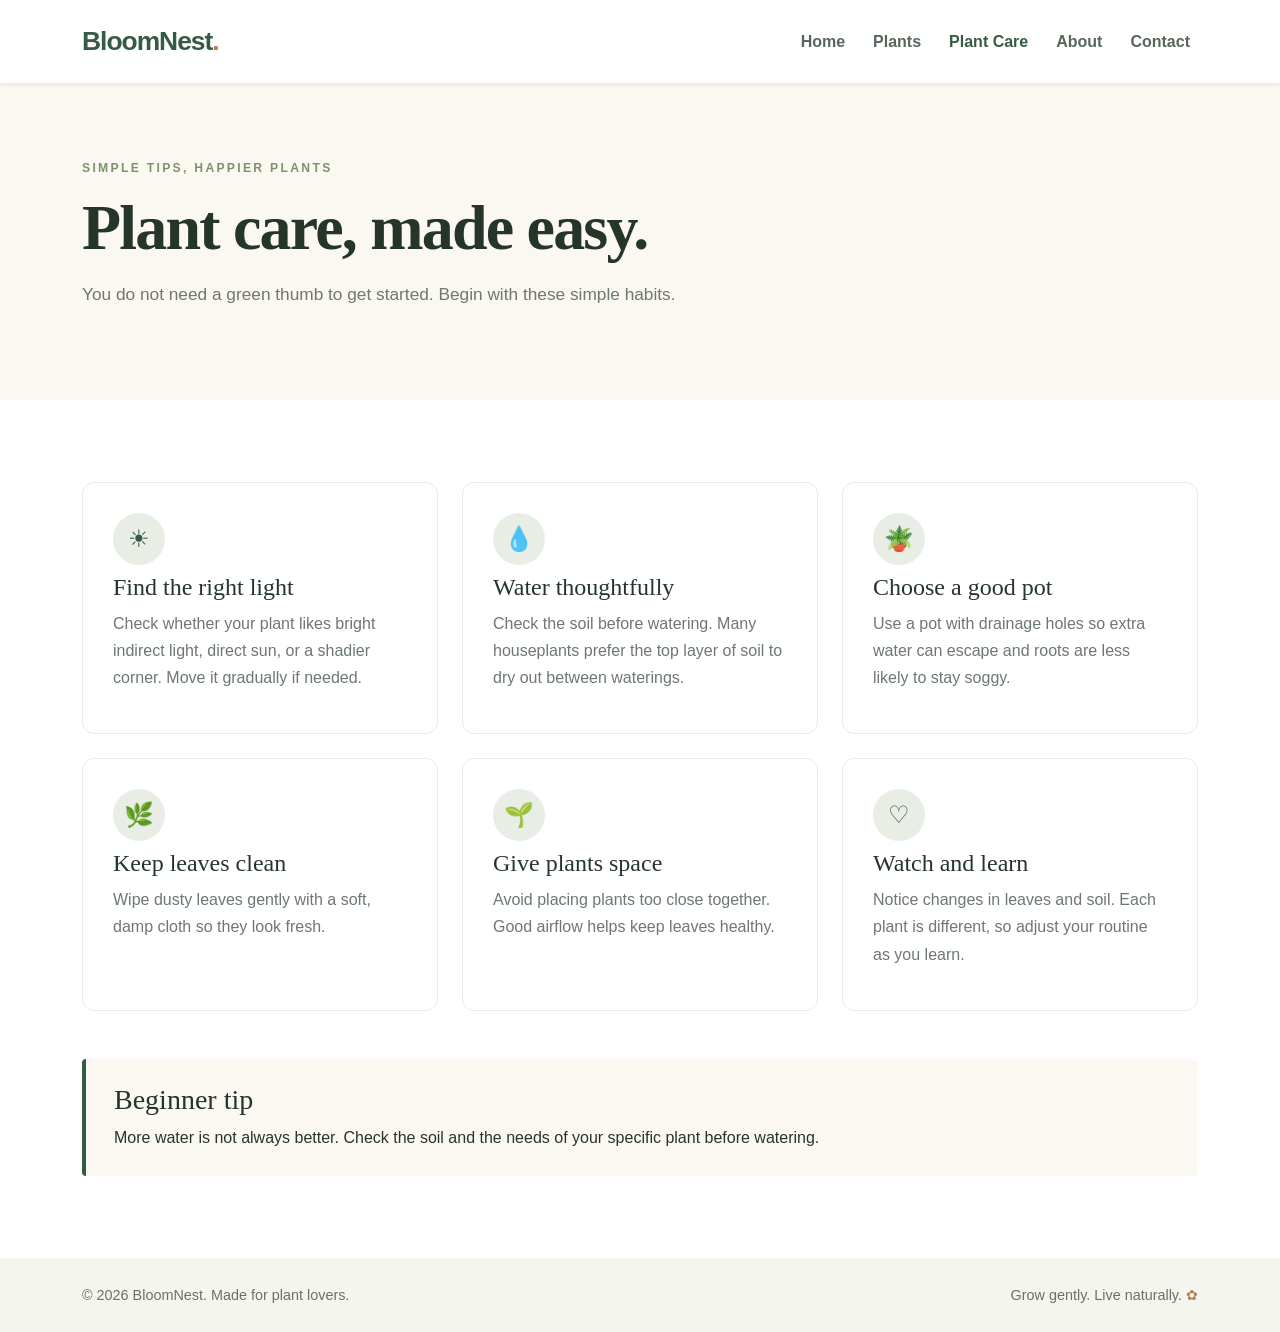
<file: care.html>
<!DOCTYPE html>
<html lang="en">
<head><meta charset="UTF-8"><meta name="viewport" content="width=device-width, initial-scale=1.0"><title>BloomNest | Plant Care</title><link href="https://cdn.jsdelivr.net/npm/bootstrap@5.3.3/dist/css/bootstrap.min.css" rel="stylesheet"><link rel="stylesheet" href="css/style.css"></head>
<body>
<nav class="navbar navbar-expand-lg navbar-light bg-white sticky-top shadow-sm"><div class="container"><a class="navbar-brand brand" href="index.html">BloomNest<span>.</span></a><button class="navbar-toggler" data-bs-toggle="collapse" data-bs-target="#navMenu"><span class="navbar-toggler-icon"></span></button><div class="collapse navbar-collapse" id="navMenu"><ul class="navbar-nav ms-auto"><li class="nav-item"><a class="nav-link" href="index.html">Home</a></li><li class="nav-item"><a class="nav-link" href="plants.html">Plants</a></li><li class="nav-item"><a class="nav-link active" href="care.html">Plant Care</a></li><li class="nav-item"><a class="nav-link" href="about.html">About</a></li><li class="nav-item"><a class="nav-link" href="contact.html">Contact</a></li></ul></div></div></nav>
<header class="page-hero"><div class="container"><p class="eyebrow">SIMPLE TIPS, HAPPIER PLANTS</p><h1>Plant care, made easy.</h1><p>You do not need a green thumb to get started. Begin with these simple habits.</p></div></header>
<section class="section-pad"><div class="container"><div class="row g-4">
<div class="col-md-6 col-lg-4"><div class="tip-card"><div class="tip-icon">☀</div><h3>Find the right light</h3><p>Check whether your plant likes bright indirect light, direct sun, or a shadier corner. Move it gradually if needed.</p></div></div>
<div class="col-md-6 col-lg-4"><div class="tip-card"><div class="tip-icon">💧</div><h3>Water thoughtfully</h3><p>Check the soil before watering. Many houseplants prefer the top layer of soil to dry out between waterings.</p></div></div>
<div class="col-md-6 col-lg-4"><div class="tip-card"><div class="tip-icon">🪴</div><h3>Choose a good pot</h3><p>Use a pot with drainage holes so extra water can escape and roots are less likely to stay soggy.</p></div></div>
<div class="col-md-6 col-lg-4"><div class="tip-card"><div class="tip-icon">🌿</div><h3>Keep leaves clean</h3><p>Wipe dusty leaves gently with a soft, damp cloth so they look fresh.</p></div></div>
<div class="col-md-6 col-lg-4"><div class="tip-card"><div class="tip-icon">🌱</div><h3>Give plants space</h3><p>Avoid placing plants too close together. Good airflow helps keep leaves healthy.</p></div></div>
<div class="col-md-6 col-lg-4"><div class="tip-card"><div class="tip-icon">♡</div><h3>Watch and learn</h3><p>Notice changes in leaves and soil. Each plant is different, so adjust your routine as you learn.</p></div></div>
</div><div class="care-note mt-5"><h3>Beginner tip</h3><p class="mb-0">More water is not always better. Check the soil and the needs of your specific plant before watering.</p></div></div></section>
<footer class="footer"><div class="container d-flex flex-column flex-md-row justify-content-between"><p>© 2026 BloomNest. Made for plant lovers.</p><p>Grow gently. Live naturally. <span>✿</span></p></div></footer><script src="https://cdn.jsdelivr.net/npm/bootstrap@5.3.3/dist/js/bootstrap.bundle.min.js"></script><script src="js/script.js"></script></body></html>
</file>
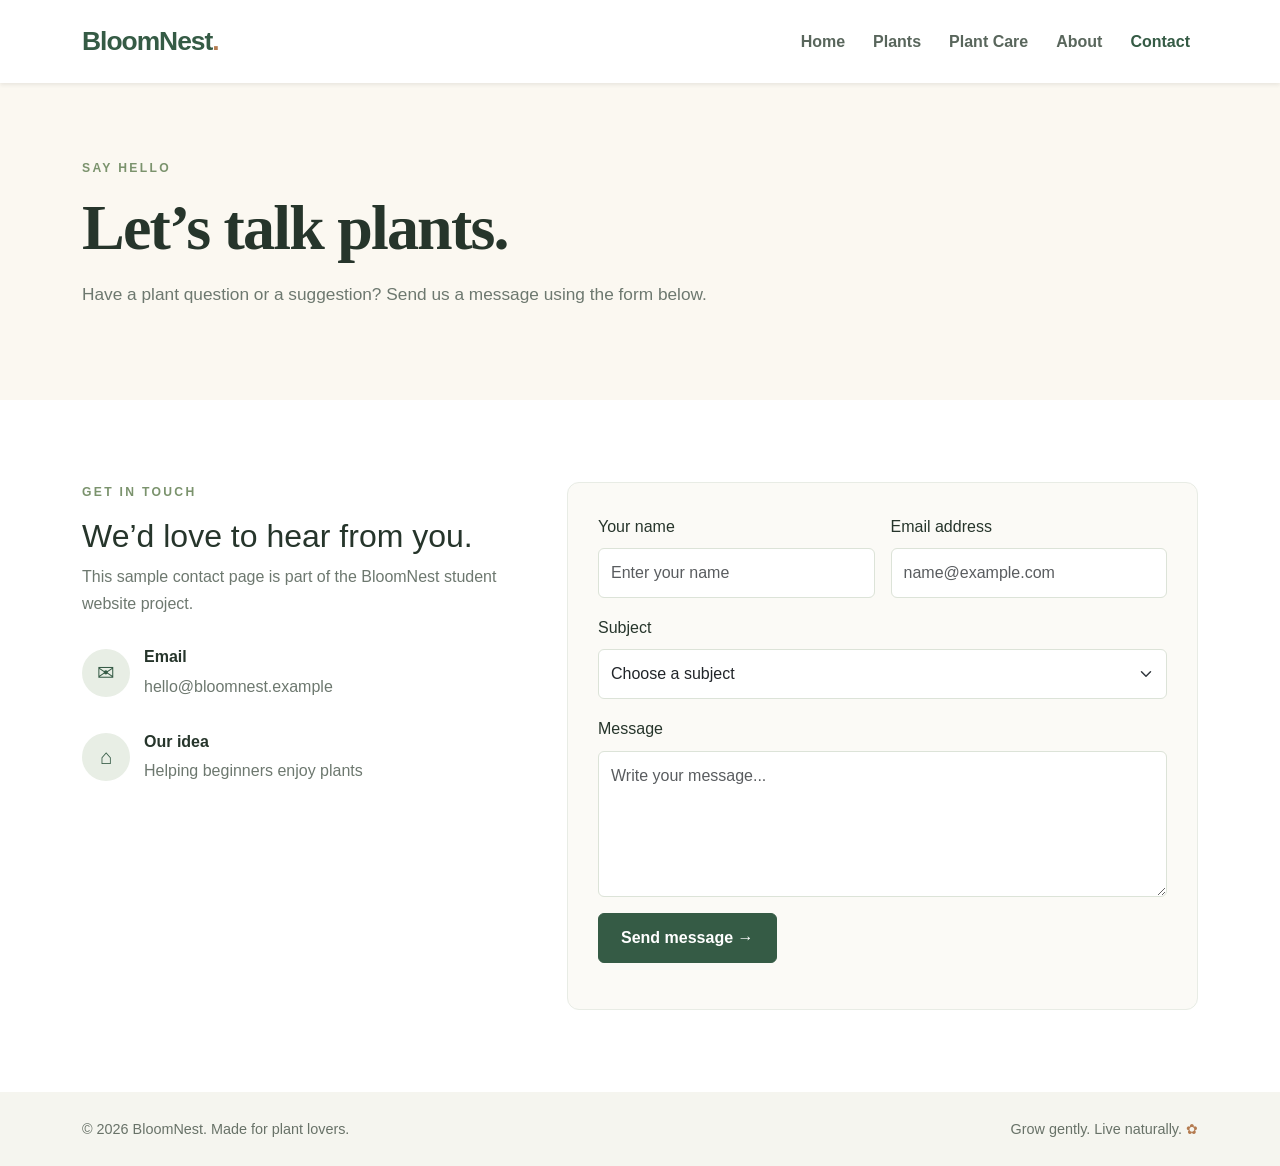
<file: contact.html>
<!DOCTYPE html>
<html lang="en">
<head><meta charset="UTF-8"><meta name="viewport" content="width=device-width, initial-scale=1.0"><title>BloomNest | Contact</title><link href="https://cdn.jsdelivr.net/npm/bootstrap@5.3.3/dist/css/bootstrap.min.css" rel="stylesheet"><link rel="stylesheet" href="css/style.css"></head>
<body>
<nav class="navbar navbar-expand-lg navbar-light bg-white sticky-top shadow-sm"><div class="container"><a class="navbar-brand brand" href="index.html">BloomNest<span>.</span></a><button class="navbar-toggler" data-bs-toggle="collapse" data-bs-target="#navMenu"><span class="navbar-toggler-icon"></span></button><div class="collapse navbar-collapse" id="navMenu"><ul class="navbar-nav ms-auto"><li class="nav-item"><a class="nav-link" href="index.html">Home</a></li><li class="nav-item"><a class="nav-link" href="plants.html">Plants</a></li><li class="nav-item"><a class="nav-link" href="care.html">Plant Care</a></li><li class="nav-item"><a class="nav-link" href="about.html">About</a></li><li class="nav-item"><a class="nav-link active" href="contact.html">Contact</a></li></ul></div></div></nav>
<header class="page-hero"><div class="container"><p class="eyebrow">SAY HELLO</p><h1>Let’s talk plants.</h1><p>Have a plant question or a suggestion? Send us a message using the form below.</p></div></header>
<section class="section-pad"><div class="container"><div class="row g-5"><div class="col-lg-5"><p class="eyebrow">GET IN TOUCH</p><h2>We’d love to hear from you.</h2><p class="muted">This sample contact page is part of the BloomNest student website project.</p><div class="contact-detail"><span>✉</span><div><strong>Email</strong><p>hello@bloomnest.example</p></div></div><div class="contact-detail"><span>⌂</span><div><strong>Our idea</strong><p>Helping beginners enjoy plants</p></div></div></div>
<div class="col-lg-7"><form id="contactForm" class="contact-form"><div class="row g-3"><div class="col-md-6"><label for="name" class="form-label">Your name</label><input id="name" class="form-control" type="text" placeholder="Enter your name" required></div><div class="col-md-6"><label for="email" class="form-label">Email address</label><input id="email" class="form-control" type="email" placeholder="name@example.com" required></div><div class="col-12"><label for="subject" class="form-label">Subject</label><select id="subject" class="form-select" required><option value="">Choose a subject</option><option>Plant care question</option><option>Website feedback</option><option>Other</option></select></div><div class="col-12"><label for="message" class="form-label">Message</label><textarea id="message" class="form-control" rows="5" placeholder="Write your message..." required></textarea></div><div class="col-12"><button class="btn btn-green" type="submit">Send message →</button><p id="formMessage" class="form-message mt-3" aria-live="polite"></p></div></div></form></div></div></div></section>
<footer class="footer"><div class="container d-flex flex-column flex-md-row justify-content-between"><p>© 2026 BloomNest. Made for plant lovers.</p><p>Grow gently. Live naturally. <span>✿</span></p></div></footer><script src="https://cdn.jsdelivr.net/npm/bootstrap@5.3.3/dist/js/bootstrap.bundle.min.js"></script><script src="js/script.js"></script></body></html>
</file>
<file: css/style.css>
:root{--green:#355b45;--green-dark:#244331;--sage:#e8eee5;--cream:#fbf8f1;--ink:#26352b;--muted:#6d786f;--accent:#c4d2b4}
*{box-sizing:border-box}body{font-family:Arial,Helvetica,sans-serif;color:var(--ink);background:#fff;line-height:1.7}.brand{font-size:1.65rem;font-weight:800;letter-spacing:-1px;color:var(--green)!important}.brand span,.footer span{color:#b47b50}.navbar{padding:14px 0}.nav-link{font-weight:600;color:#59665c!important;margin-left:12px}.nav-link:hover,.nav-link.active{color:var(--green)!important}.hero{padding:76px 0 86px;background:linear-gradient(115deg,#fbf8f1 0%,#f1f4ec 100%);overflow:hidden}.eyebrow{font-size:.76rem;font-weight:800;letter-spacing:2.3px;color:#7b936d;margin-bottom:14px}.hero h1,.page-hero h1{font-family:Georgia,serif;font-size:clamp(2.8rem,5vw,4.7rem);line-height:1.08;letter-spacing:-1.8px;font-weight:700}.hero h1 em{font-weight:400;color:var(--green)}.hero-copy{font-size:1.1rem;color:var(--muted);max-width:520px;margin:24px 0 28px}.btn-green{background:var(--green);color:white;border:1px solid var(--green);border-radius:6px;padding:12px 22px;font-weight:700}.btn-green:hover{background:var(--green-dark);color:white}.btn-outline-green{border:1px solid #9bac9a;color:var(--green);border-radius:6px;padding:12px 22px;font-weight:700}.btn-outline-green:hover{background:var(--sage);color:var(--green)}.hero-note{display:flex;gap:22px;margin-top:28px;font-size:.88rem;color:#657466}.hero-note span:first-child:before{content:'✓';color:var(--green);font-weight:bold;margin-right:7px}.hero-note span:last-child:before{content:'✓';color:var(--green);font-weight:bold;margin-right:7px}.hero-image-wrap{position:relative;padding:0 14px 14px 0}.hero-image{width:100%;height:480px;object-fit:cover;border-radius:48% 48% 10px 10px;box-shadow:18px 18px 0 #dfe8d8}.floating-card{position:absolute;left:-16px;bottom:35px;background:white;border-radius:10px;padding:15px 18px;box-shadow:0 12px 35px #243b2b20;display:flex;gap:12px;align-items:center}.leaf-icon{font-size:2rem;color:#6e8b62}.floating-card strong,.floating-card small{display:block}.floating-card small{color:var(--muted)}.section-pad{padding:82px 0}.section-heading{display:flex;align-items:end;justify-content:space-between;margin-bottom:28px}.section-heading h2,.care-banner h2,.newsletter h2,.about-image+h2{font-family:Georgia,serif;font-size:2.6rem;font-weight:700}.text-link{color:var(--green);font-weight:700;text-decoration:none}.plant-card{height:100%;border:1px solid #e8ece6;border-radius:12px;overflow:hidden;background:white;transition:transform .2s,box-shadow .2s}.plant-card:hover{transform:translateY(-5px);box-shadow:0 15px 35px #243b2b12}.plant-card img{width:100%;height:255px;object-fit:cover}.card-content{padding:22px}.plant-tag{font-size:.68rem;letter-spacing:1.4px;color:#78916b;font-weight:800}.card-content h3,.tip-card h3{font-family:Georgia,serif;font-size:1.5rem;margin:8px 0}.card-content p,.tip-card p{color:var(--muted);margin-bottom:12px}.card-content a{color:var(--green);font-weight:700;text-decoration:none}.care-banner{background:var(--green);color:white;padding:58px 0}.care-banner .eyebrow{color:#c9d9bd}.care-banner h2{font-size:2.5rem}.care-banner p:not(.eyebrow){color:#e0e8de}.newsletter{background:var(--cream);border-radius:16px;padding:54px 20px}.newsletter p:not(.eyebrow){color:var(--muted)}.footer{background:#f5f5ef;padding:25px 0;color:#687268;font-size:.9rem}.footer p{margin:0}.page-hero{background:var(--cream);padding:75px 0}.page-hero h1{font-size:clamp(2.5rem,5vw,4rem);max-width:800px}.page-hero p:not(.eyebrow){color:var(--muted);font-size:1.08rem;max-width:650px;margin-top:18px}.tip-card{height:100%;padding:30px;border:1px solid #e7ece4;border-radius:12px;background:white}.tip-icon{width:52px;height:52px;display:grid;place-items:center;border-radius:50%;background:var(--sage);font-size:1.5rem;color:var(--green)}.care-note{background:var(--cream);border-left:4px solid var(--green);padding:24px 28px;border-radius:4px}.care-note h3{font-family:Georgia,serif}.about-image{width:100%;height:450px;object-fit:cover;border-radius:12px}.values{margin-top:25px;border-top:1px solid #e3e8df}.values div{display:flex;gap:20px;padding:13px 0;border-bottom:1px solid #e3e8df}.values strong{color:#7e956f}.values span{font-weight:600}.muted{color:var(--muted)}.contact-detail{display:flex;gap:14px;align-items:center;margin-top:26px}.contact-detail>span{width:48px;height:48px;display:grid;place-items:center;background:var(--sage);border-radius:50%;font-size:1.3rem;color:var(--green)}.contact-detail p{margin:2px 0;color:var(--muted)}.contact-form{background:#fbfaf6;padding:30px;border-radius:12px;border:1px solid #e8ece5}.form-control,.form-select{padding:12px;border-color:#dce3d8}.form-control:focus,.form-select:focus{border-color:#819b78;box-shadow:0 0 0 .2rem #819b7820}.form-message{color:var(--green);font-weight:600}@media(max-width:767px){.hero{padding:50px 0 60px}.hero-image{height:330px}.hero-note{gap:12px;flex-wrap:wrap}.section-pad{padding:58px 0}.section-heading{align-items:start;gap:12px;flex-direction:column}.floating-card{left:0;bottom:25px}.page-hero{padding:55px 0}.about-image{height:320px}.contact-form{padding:20px}}
</file>
